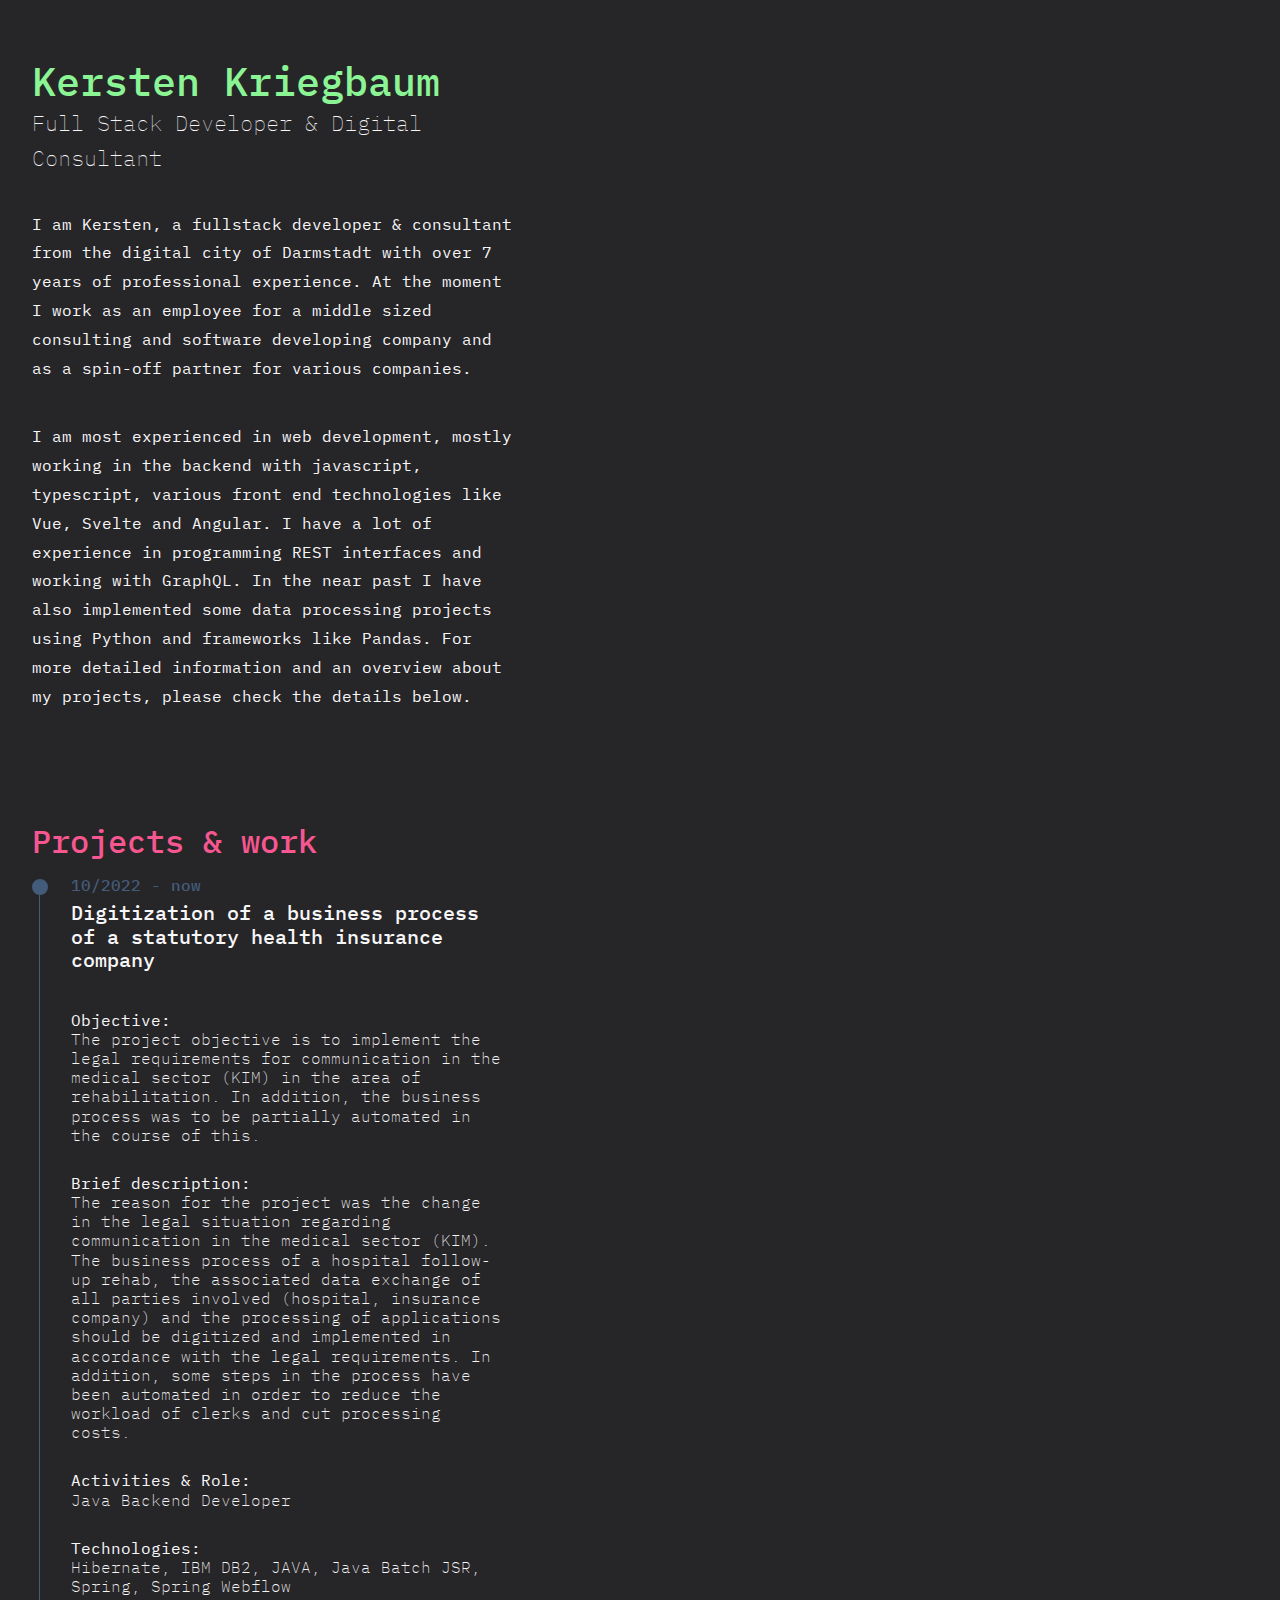
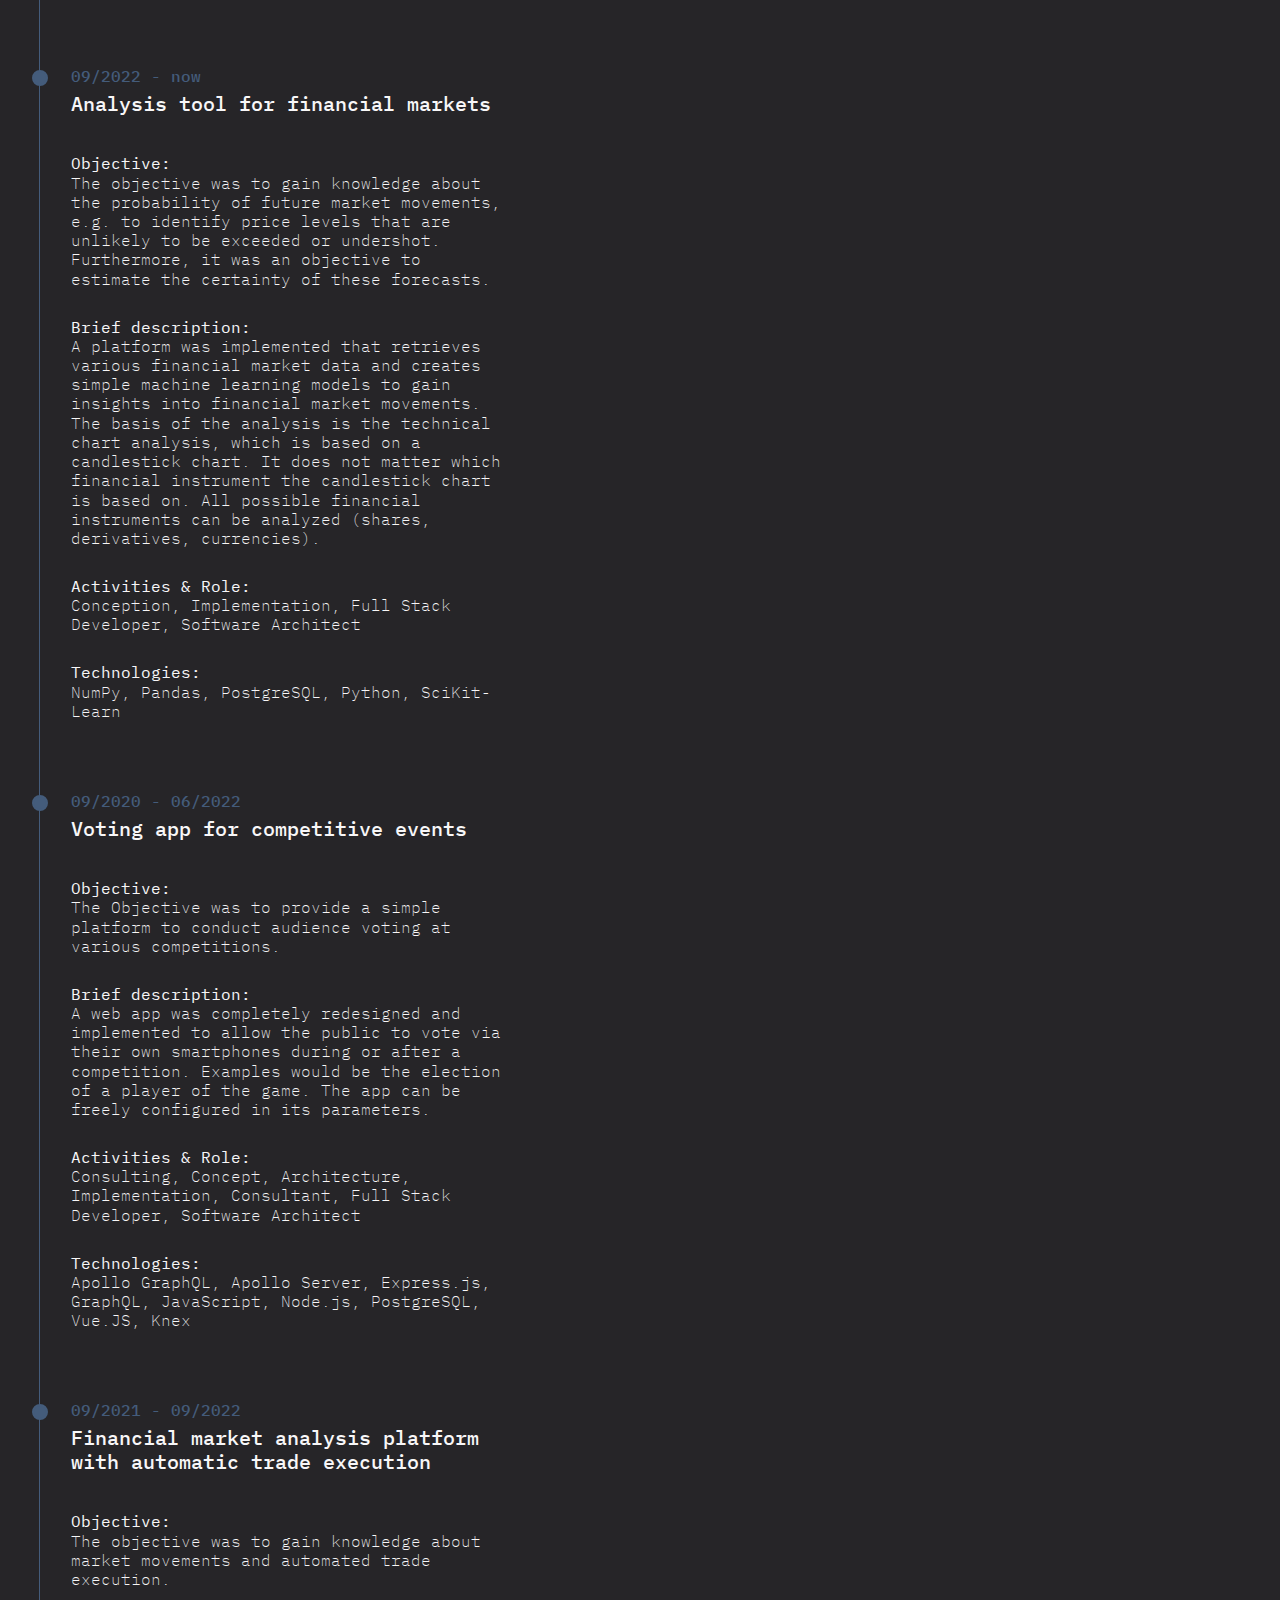
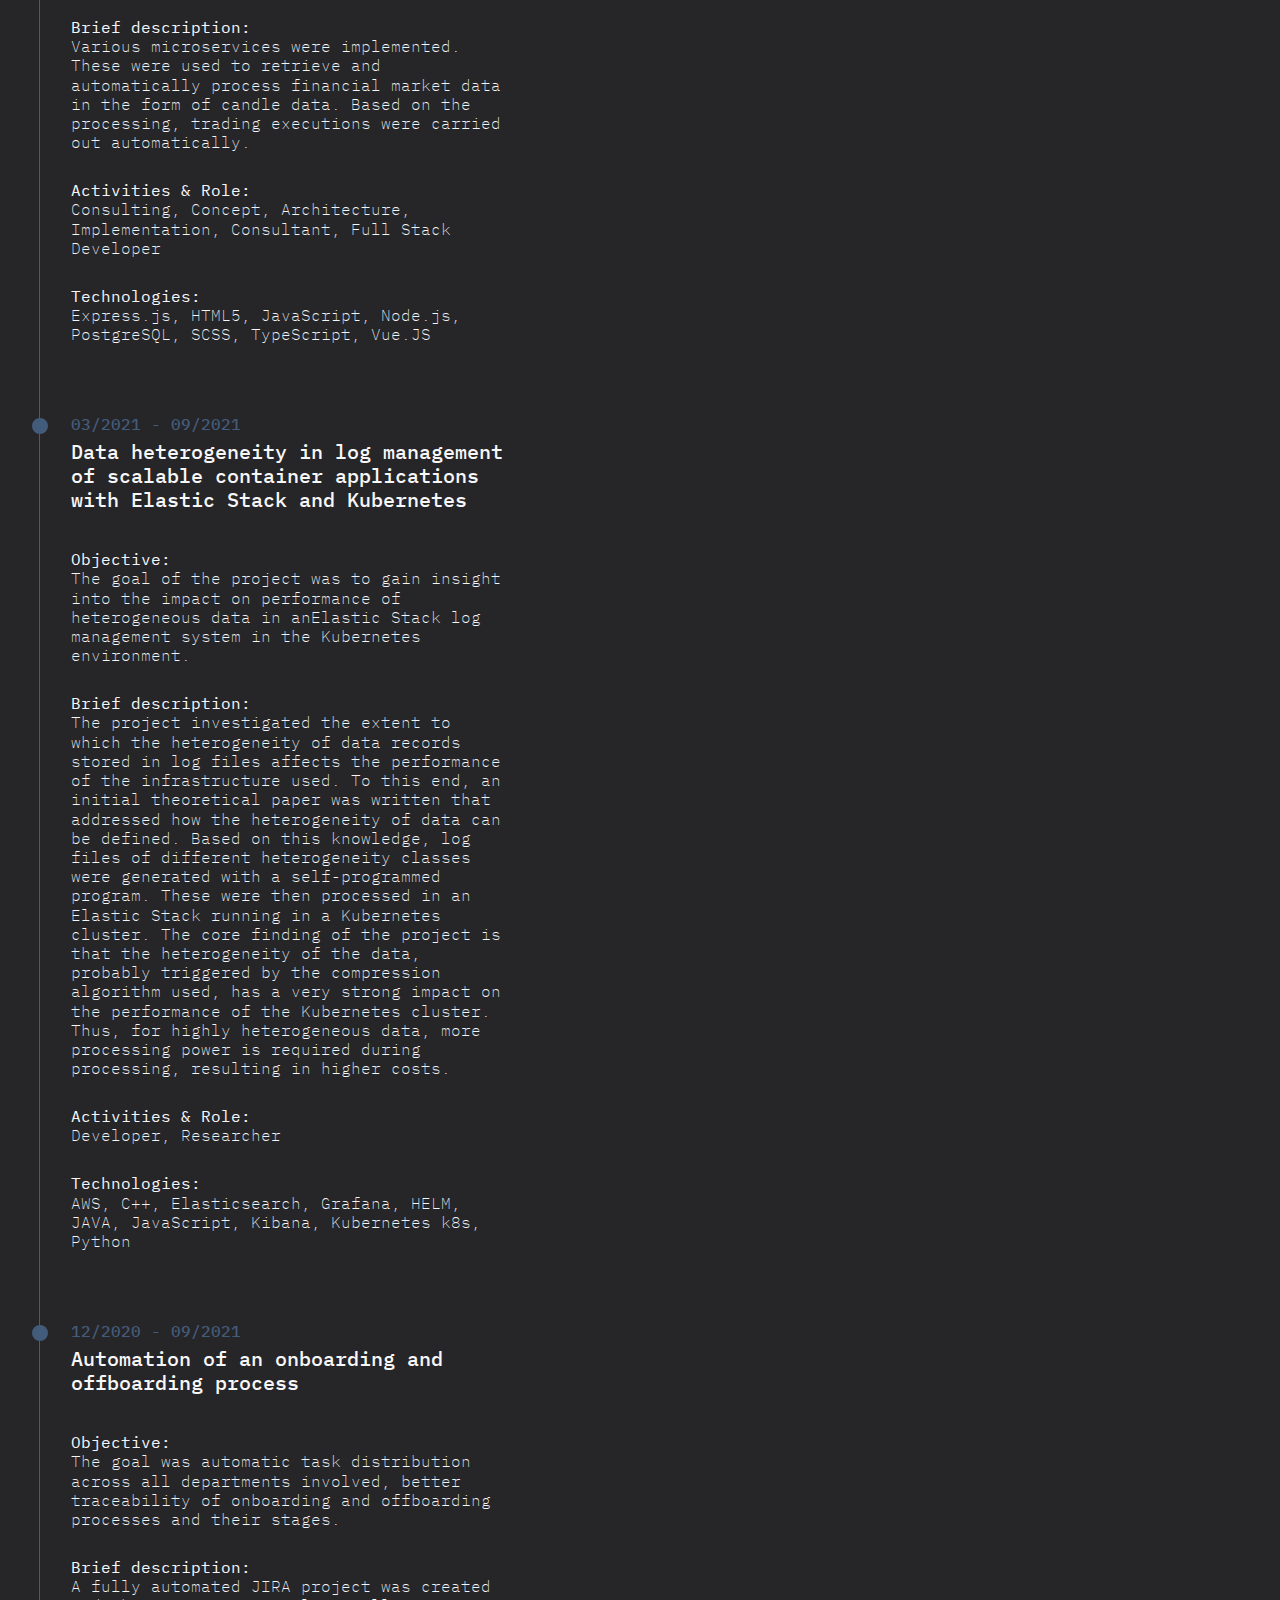
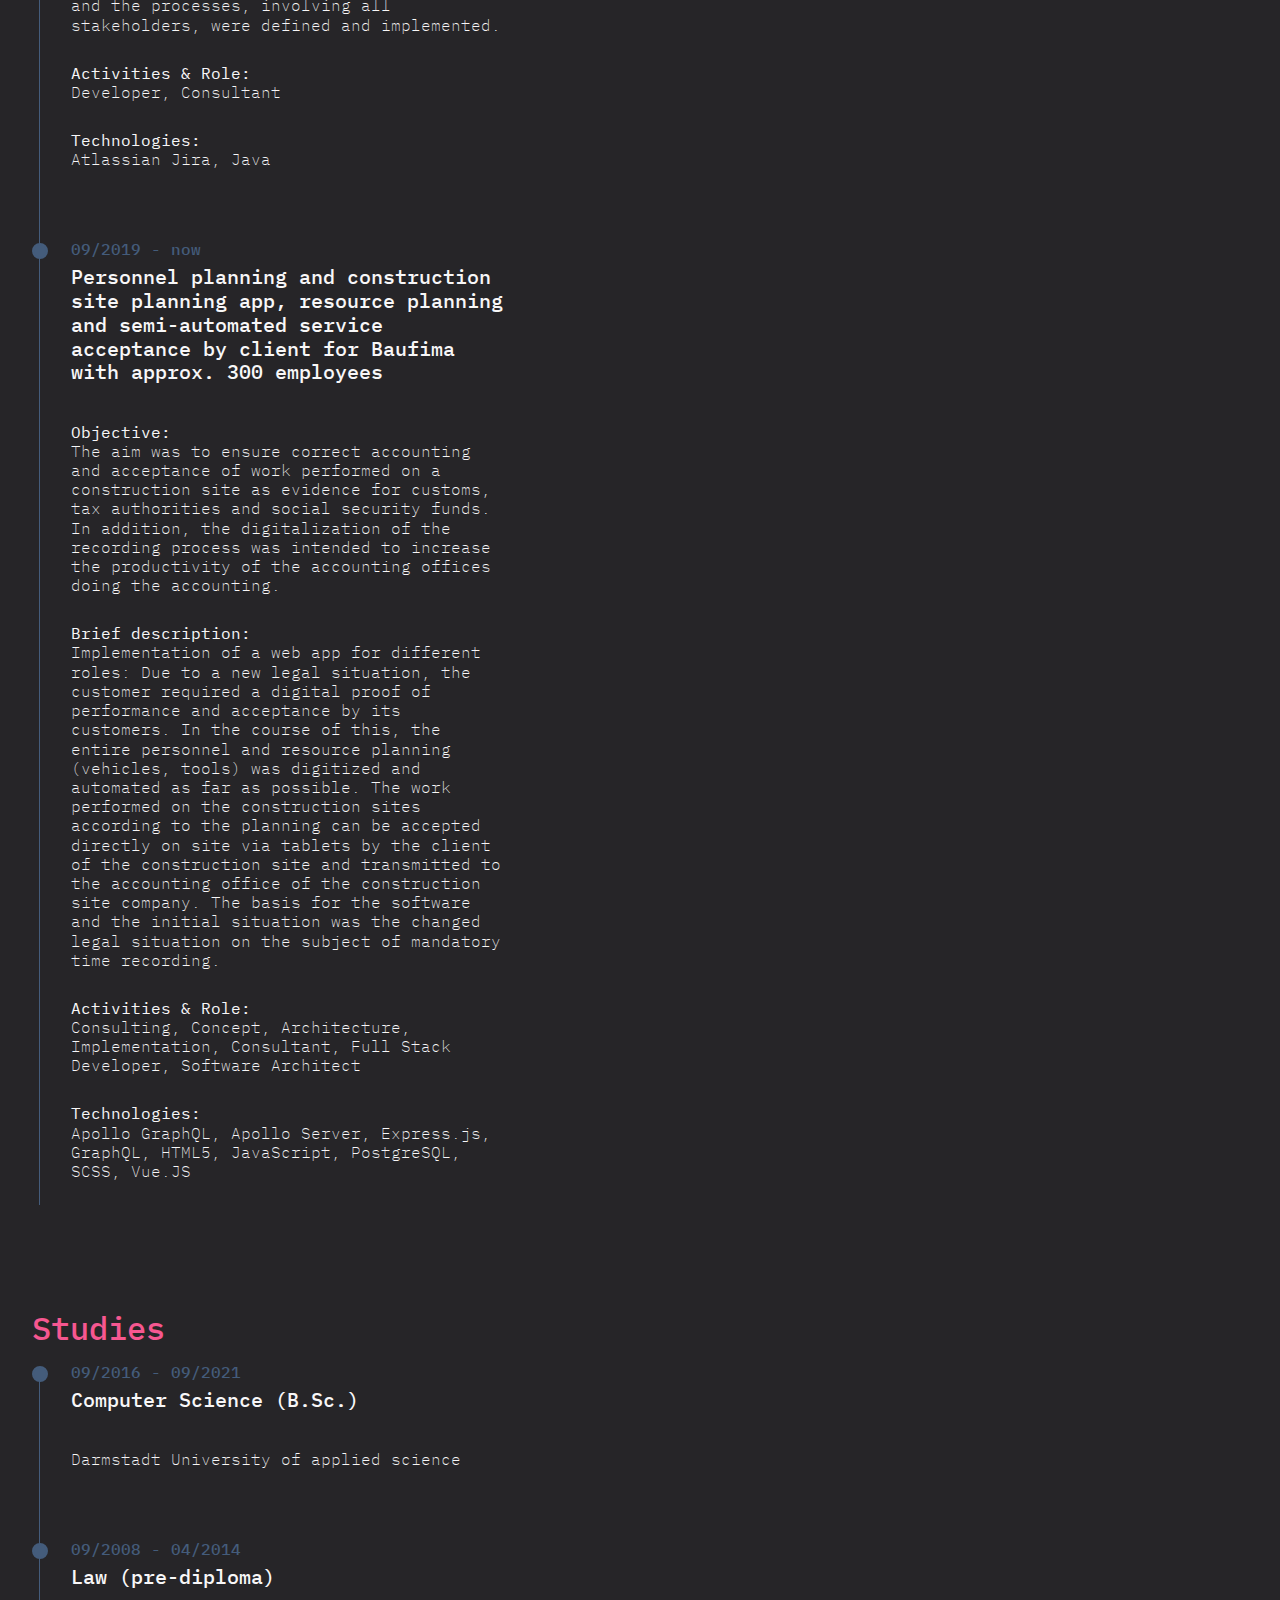
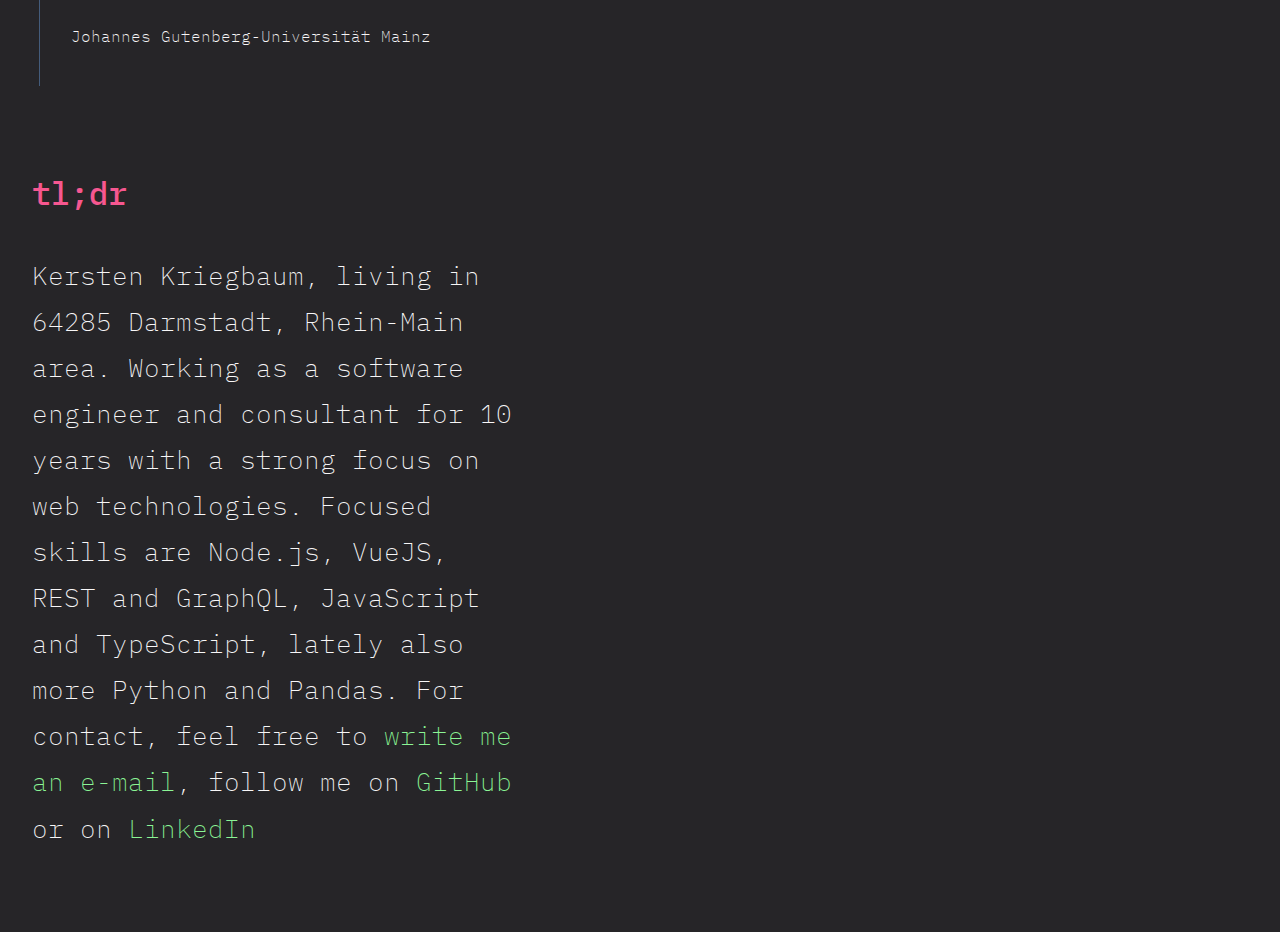
<file: index.html>
<!DOCTYPE html>
<html lang="en">
  <head>
    <!-- Basic Page Needs
  –––––––––––––––––––––––––––––––––––––––––––––––––– -->
    <meta charset="utf-8" />
    <title>
      BadMomber IT - Kersten Kriegbaum - Consultant - Full Stack Developer
    </title>
    <meta name="description" content="" />
    <meta name="author" content="" />

    <!-- Mobile Specific Metas
  –––––––––––––––––––––––––––––––––––––––––––––––––– -->
    <meta name="viewport" content="width=device-width, initial-scale=1" />

    <!-- JavaScript
  –––––––––––––––––––––––––––––––––––––––––––––––––– -->
    <script
      language="javascript"
      type="text/javascript"
      src="js/site.js"
    ></script>

    <!-- CSS
  –––––––––––––––––––––––––––––––––––––––––––––––––– -->
    <link rel="stylesheet" type="text/css" href="css/custom.css" />

    <!-- Favicon
  –––––––––––––––––––––––––––––––––––––––––––––––––– -->
    <link rel="icon" type="image/png" href="images/favicon.png" />
    <link
      rel="stylesheet"
      href="https://use.fontawesome.com/releases/v5.7.2/css/all.css"
      integrity="sha384-fnmOCqbTlWIlj8LyTjo7mOUStjsKC4pOpQbqyi7RrhN7udi9RwhKkMHpvLbHG9Sr"
      crossorigin="anonymous"
    />
  </head>

  <body>
    <!-- Primary Page Layout
  –––––––––––––––––––––––––––––––––––––––––––––––––– -->

    <div class="container-fluid" id="about">
      <div class="row">
        <div class="col-xl-5 col-lg-6 col-md-8 col-sm-12">
          <h1 class="two">
            Kersten Kriegbaum<br />
            <span class="smaller"
              >Full Stack Developer & Digital Consultant</span
            >
          </h1>
          <p class="rem10 weight400">
            I am Kersten, a fullstack developer & consultant from the digital
            city of Darmstadt with over 7 years of professional experience. At
            the moment I work as an employee for a middle sized consulting and
            software developing company and as a spin-off partner for various
            companies.
          </p>
          <p class="rem10 weight400">
            I am most experienced in web development, mostly working in the
            backend with javascript, typescript, various front end technologies
            like Vue, Svelte and Angular. I have a lot of experience in
            programming REST interfaces and working with GraphQL. In the near
            past I have also implemented some data processing projects using
            Python and frameworks like Pandas. For more detailed information and
            an overview about my projects, please check the details below.<!-- or
            download my resume. -->
          </p>
        </div>
      </div>
    </div>

    <div class="container-fluid">
      <div class="row">
        <div class="col-xl-5 col-lg-6 col-md-8 col-sm-12" id="projects">
          <h2>Projects & work</h2>
          <div class="timeline-block">
            <div class="marker"></div>
            <div class="timeline-content">
              <h3>
                <span class="time">10/2022 - now</span><br />Digitization of a
                business process of a statutory health insurance company
              </h3>
              <p>
                <b>Objective:</b><br />
                The project objective is to implement the legal requirements for
                communication in the medical sector (KIM) in the area of
                rehabilitation. In addition, the business process was to be
                partially automated in the course of this.
              </p>
              <p>
                <b>Brief description:</b><br />
                The reason for the project was the change in the legal situation
                regarding communication in the medical sector (KIM). The
                business process of a hospital follow-up rehab, the associated
                data exchange of all parties involved (hospital, insurance
                company) and the processing of applications should be digitized
                and implemented in accordance with the legal requirements. In
                addition, some steps in the process have been automated in order
                to reduce the workload of clerks and cut processing costs.
              </p>
              <p>
                <b>Activities & Role:</b><br />
                Java Backend Developer
              </p>
              <p>
                <b>Technologies:</b><br />
                Hibernate, IBM DB2, JAVA, Java Batch JSR, Spring, Spring Webflow
              </p>
            </div>
          </div>

          <div class="timeline-block">
            <div class="marker"></div>
            <div class="timeline-content">
              <h3>
                <span class="time">09/2022 - now</span><br />Analysis tool for
                financial markets
              </h3>
              <p>
                <b>Objective:</b><br />
                The objective was to gain knowledge about the probability of
                future market movements, e.g. to identify price levels that are
                unlikely to be exceeded or undershot. Furthermore, it was an
                objective to estimate the certainty of these forecasts.
              </p>
              <p>
                <b>Brief description:</b><br />
                A platform was implemented that retrieves various financial
                market data and creates simple machine learning models to gain
                insights into financial market movements. The basis of the
                analysis is the technical chart analysis, which is based on a
                candlestick chart. It does not matter which financial instrument
                the candlestick chart is based on. All possible financial
                instruments can be analyzed (shares, derivatives, currencies).
              </p>
              <p>
                <b>Activities & Role:</b><br />
                Conception, Implementation, Full Stack Developer, Software
                Architect
              </p>
              <p>
                <b>Technologies:</b><br />
                NumPy, Pandas, PostgreSQL, Python, SciKit-Learn
              </p>
            </div>
          </div>

          <div class="timeline-block">
            <div class="marker"></div>
            <div class="timeline-content">
              <h3>
                <span class="time">09/2020 - 06/2022</span><br />Voting app for
                competitive events
              </h3>
              <p>
                <b>Objective:</b><br />
                The Objective was to provide a simple platform to conduct
                audience voting at various competitions.
              </p>
              <p>
                <b>Brief description:</b><br />
                A web app was completely redesigned and implemented to allow the
                public to vote via their own smartphones during or after a
                competition. Examples would be the election of a player of the
                game. The app can be freely configured in its parameters.
              </p>
              <p>
                <b>Activities & Role:</b><br />
                Consulting, Concept, Architecture, Implementation, Consultant,
                Full Stack Developer, Software Architect
              </p>
              <p>
                <b>Technologies:</b><br />
                Apollo GraphQL, Apollo Server, Express.js, GraphQL, JavaScript,
                Node.js, PostgreSQL, Vue.JS, Knex
              </p>
            </div>
          </div>

          <div class="timeline-block">
            <div class="marker"></div>
            <div class="timeline-content">
              <h3>
                <span class="time">09/2021 - 09/2022</span><br />Financial
                market analysis platform with automatic trade execution
              </h3>
              <p>
                <b>Objective:</b><br />
                The objective was to gain knowledge about market movements and
                automated trade execution.
              </p>
              <p>
                <b>Brief description:</b><br />
                Various microservices were implemented. These were used to
                retrieve and automatically process financial market data in the
                form of candle data. Based on the processing, trading executions
                were carried out automatically.
              </p>
              <p>
                <b>Activities & Role:</b><br />
                Consulting, Concept, Architecture, Implementation, Consultant,
                Full Stack Developer
              </p>
              <p>
                <b>Technologies:</b><br />
                Express.js, HTML5, JavaScript, Node.js, PostgreSQL, SCSS,
                TypeScript, Vue.JS
              </p>
            </div>
          </div>

          <div class="timeline-block">
            <div class="marker"></div>
            <div class="timeline-content">
              <h3>
                <span class="time">03/2021 - 09/2021</span><br />Data
                heterogeneity in log management of scalable container
                applications with Elastic Stack and Kubernetes
              </h3>
              <p>
                <b>Objective:</b><br />
                The goal of the project was to gain insight into the impact on
                performance of heterogeneous data in anElastic Stack log
                management system in the Kubernetes environment.
              </p>
              <p>
                <b>Brief description:</b><br />
                The project investigated the extent to which the heterogeneity
                of data records stored in log files affects the performance of
                the infrastructure used. To this end, an initial theoretical
                paper was written that addressed how the heterogeneity of data
                can be defined. Based on this knowledge, log files of different
                heterogeneity classes were generated with a self-programmed
                program. These were then processed in an Elastic Stack running
                in a Kubernetes cluster. The core finding of the project is that
                the heterogeneity of the data, probably triggered by the
                compression algorithm used, has a very strong impact on the
                performance of the Kubernetes cluster. Thus, for highly
                heterogeneous data, more processing power is required during
                processing, resulting in higher costs.
              </p>
              <p>
                <b>Activities & Role:</b><br />
                Developer, Researcher
              </p>
              <p>
                <b>Technologies:</b><br />
                AWS, C++, Elasticsearch, Grafana, HELM, JAVA, JavaScript,
                Kibana, Kubernetes k8s, Python
              </p>
            </div>
          </div>

          <div class="timeline-block">
            <div class="marker"></div>
            <div class="timeline-content">
              <h3>
                <span class="time">12/2020 - 09/2021</span><br />Automation of
                an onboarding and offboarding process
              </h3>
              <p>
                <b>Objective:</b><br />
                The goal was automatic task distribution across all departments
                involved, better traceability of onboarding and offboarding
                processes and their stages.
              </p>
              <p>
                <b>Brief description:</b><br />
                A fully automated JIRA project was created and the processes,
                involving all stakeholders, were defined and implemented.
              </p>
              <p>
                <b>Activities & Role:</b><br />
                Developer, Consultant
              </p>
              <p>
                <b>Technologies:</b><br />
                Atlassian Jira, Java
              </p>
            </div>
          </div>

          <div class="timeline-block">
            <div class="marker"></div>
            <div class="timeline-content">
              <h3>
                <span class="time">09/2019 - now</span><br />Personnel planning
                and construction site planning app, resource planning and
                semi-automated service acceptance by client for Baufima with
                approx. 300 employees
              </h3>
              <p>
                <b>Objective:</b><br />
                The aim was to ensure correct accounting and acceptance of work
                performed on a construction site as evidence for customs, tax
                authorities and social security funds. In addition, the
                digitalization of the recording process was intended to increase
                the productivity of the accounting offices doing the accounting.
              </p>
              <p>
                <b>Brief description:</b><br />
                Implementation of a web app for different roles: Due to a new
                legal situation, the customer required a digital proof of
                performance and acceptance by its customers. In the course of
                this, the entire personnel and resource planning (vehicles,
                tools) was digitized and automated as far as possible. The work
                performed on the construction sites according to the planning
                can be accepted directly on site via tablets by the client of
                the construction site and transmitted to the accounting office
                of the construction site company. The basis for the software and
                the initial situation was the changed legal situation on the
                subject of mandatory time recording.
              </p>
              <p>
                <b>Activities & Role:</b><br />
                Consulting, Concept, Architecture, Implementation, Consultant,
                Full Stack Developer, Software Architect
              </p>
              <p>
                <b>Technologies:</b><br />
                Apollo GraphQL, Apollo Server, Express.js, GraphQL, HTML5,
                JavaScript, PostgreSQL, SCSS, Vue.JS
              </p>
            </div>
          </div>
        </div>
      </div>
    </div>

    <div class="container-fluid">
      <div class="row">
        <div class="col-xl-5 col-lg-6 col-md-8 col-sm-12" id="studies">
          <h2>Studies</h2>
          <div class="timeline-block">
            <div class="marker"></div>
            <div class="timeline-content">
              <h3>
                <span class="time">09/2016 - 09/2021</span><br />Computer
                Science (B.Sc.)
              </h3>
              <p>Darmstadt University of applied science</p>
            </div>
          </div>

          <div class="timeline-block">
            <div class="marker"></div>
            <div class="timeline-content">
              <h3>
                <span class="time">09/2008 - 04/2014</span><br />Law
                (pre-diploma)
              </h3>
              <p>Johannes Gutenberg-Universität Mainz</p>
            </div>
          </div>
        </div>
      </div>
    </div>

    <div class="container-fluid footer">
      <div class="row">
        <div class="col-xl-5 col-lg-6 col-md-8 col-sm-12">
          <h2>tl;dr</h2>
          <p>
            Kersten Kriegbaum, living in 64285 Darmstadt, Rhein-Main area.
            Working as a software engineer and consultant for
            <span id="xp">7</span> years with a strong focus on web
            technologies. Focused skills are Node.js, VueJS, REST and GraphQL,
            JavaScript and TypeScript, lately also more Python and Pandas. For
            contact, feel free to
            <a href="mailto:kersten@badmomber.com">write me an e-mail</a>,
            follow me on
            <a href="https://github.com/BadMomber" target="_blank">GitHub</a> or
            on
            <a
              href="https://www.linkedin.com/in/kersten-kriegbaum-382859152/"
              target="_blank"
              >LinkedIn</a
            >
          </p>
        </div>
      </div>
    </div>
    <!-- End Document
      –––––––––––––––––––––––––––––––––––––––––––––––––– -->
  </body>
</html>
</file>
<file: css/custom.css>
@charset "UTF-8";
@import 'bootstrap/bootstrap-reboot.min.css';
@import 'bootstrap/bootstrap-grid.min.css';
@import 'bootstrap/bootstrap.min.css';
/** COLORS **/
/* Keyframes
–––––––––––––––––––––––––––––––––––––––––––––––––– */
@-webkit-keyframes move-y {
  0% {
    color: #f8f7f8;
    opacity: 0.1;
  }
  50% {
    opacity: 1;
  }
  100% {
    color: #8bf595;
    opacity: 0.1;
  }
}
@keyframes move-y {
  0% {
    color: #f8f7f8;
    opacity: 0.1;
  }
  50% {
    opacity: 1;
  }
  100% {
    color: #8bf595;
    opacity: 0.1;
  }
}
@keyframes fadein {
  from {
    opacity: 0;
  }
  to {
    opacity: 1;
  }
}
/* Firefox < 16 */
/* Safari, Chrome and Opera > 12.1 */
@-webkit-keyframes fadein {
  from {
    opacity: 0;
  }
  to {
    opacity: 1;
  }
}
@-webkit-keyframes fadeInRight {
  0% {
    opacity: 0;
    left: 20%;
  }
  100% {
    opacity: 1;
    left: 0;
  }
}
@keyframes fadeInRight {
  0% {
    opacity: 0;
    left: 20%;
  }
  100% {
    opacity: 1;
    left: 0;
  }
}
/* Internet Explorer */
/* Opera < 12.1 */
/* Allgemein
–––––––––––––––––––––––––––––––––––––––––––––––––– */
/* ibm-plex-mono-100 - latin */
@font-face {
  font-display: swap; /* Check https://developer.mozilla.org/en-US/docs/Web/CSS/@font-face/font-display for other options. */
  font-family: "IBM Plex Mono";
  font-style: normal;
  font-weight: 100;
  src: url("../fonts/ibm-plex-mono-v15-latin-100.eot"); /* IE9 Compat Modes */
  src: url("../fonts/ibm-plex-mono-v15-latin-100.eot?#iefix") format("embedded-opentype"), url("../fonts/ibm-plex-mono-v15-latin-100.woff2") format("woff2"), url("../fonts/ibm-plex-mono-v15-latin-100.woff") format("woff"), url("../fonts/ibm-plex-mono-v15-latin-100.ttf") format("truetype"), url("../fonts/ibm-plex-mono-v15-latin-100.svg#IBMPlexMono") format("svg"); /* Legacy iOS */
}
/* ibm-plex-mono-100italic - latin */
@font-face {
  font-display: swap; /* Check https://developer.mozilla.org/en-US/docs/Web/CSS/@font-face/font-display for other options. */
  font-family: "IBM Plex Mono";
  font-style: italic;
  font-weight: 100;
  src: url("../fonts/ibm-plex-mono-v15-latin-100italic.eot"); /* IE9 Compat Modes */
  src: url("../fonts/ibm-plex-mono-v15-latin-100italic.eot?#iefix") format("embedded-opentype"), url("../fonts/ibm-plex-mono-v15-latin-100italic.woff2") format("woff2"), url("../fonts/ibm-plex-mono-v15-latin-100italic.woff") format("woff"), url("../fonts/ibm-plex-mono-v15-latin-100italic.ttf") format("truetype"), url("../fonts/ibm-plex-mono-v15-latin-100italic.svg#IBMPlexMono") format("svg"); /* Legacy iOS */
}
/* ibm-plex-mono-200 - latin */
@font-face {
  font-display: swap; /* Check https://developer.mozilla.org/en-US/docs/Web/CSS/@font-face/font-display for other options. */
  font-family: "IBM Plex Mono";
  font-style: normal;
  font-weight: 200;
  src: url("../fonts/ibm-plex-mono-v15-latin-200.eot"); /* IE9 Compat Modes */
  src: url("../fonts/ibm-plex-mono-v15-latin-200.eot?#iefix") format("embedded-opentype"), url("../fonts/ibm-plex-mono-v15-latin-200.woff2") format("woff2"), url("../fonts/ibm-plex-mono-v15-latin-200.woff") format("woff"), url("../fonts/ibm-plex-mono-v15-latin-200.ttf") format("truetype"), url("../fonts/ibm-plex-mono-v15-latin-200.svg#IBMPlexMono") format("svg"); /* Legacy iOS */
}
/* ibm-plex-mono-200italic - latin */
@font-face {
  font-display: swap; /* Check https://developer.mozilla.org/en-US/docs/Web/CSS/@font-face/font-display for other options. */
  font-family: "IBM Plex Mono";
  font-style: italic;
  font-weight: 200;
  src: url("../fonts/ibm-plex-mono-v15-latin-200italic.eot"); /* IE9 Compat Modes */
  src: url("../fonts/ibm-plex-mono-v15-latin-200italic.eot?#iefix") format("embedded-opentype"), url("../fonts/ibm-plex-mono-v15-latin-200italic.woff2") format("woff2"), url("../fonts/ibm-plex-mono-v15-latin-200italic.woff") format("woff"), url("../fonts/ibm-plex-mono-v15-latin-200italic.ttf") format("truetype"), url("../fonts/ibm-plex-mono-v15-latin-200italic.svg#IBMPlexMono") format("svg"); /* Legacy iOS */
}
/* ibm-plex-mono-300 - latin */
@font-face {
  font-display: swap; /* Check https://developer.mozilla.org/en-US/docs/Web/CSS/@font-face/font-display for other options. */
  font-family: "IBM Plex Mono";
  font-style: normal;
  font-weight: 300;
  src: url("../fonts/ibm-plex-mono-v15-latin-300.eot"); /* IE9 Compat Modes */
  src: url("../fonts/ibm-plex-mono-v15-latin-300.eot?#iefix") format("embedded-opentype"), url("../fonts/ibm-plex-mono-v15-latin-300.woff2") format("woff2"), url("../fonts/ibm-plex-mono-v15-latin-300.woff") format("woff"), url("../fonts/ibm-plex-mono-v15-latin-300.ttf") format("truetype"), url("../fonts/ibm-plex-mono-v15-latin-300.svg#IBMPlexMono") format("svg"); /* Legacy iOS */
}
/* ibm-plex-mono-300italic - latin */
@font-face {
  font-display: swap; /* Check https://developer.mozilla.org/en-US/docs/Web/CSS/@font-face/font-display for other options. */
  font-family: "IBM Plex Mono";
  font-style: italic;
  font-weight: 300;
  src: url("../fonts/ibm-plex-mono-v15-latin-300italic.eot"); /* IE9 Compat Modes */
  src: url("../fonts/ibm-plex-mono-v15-latin-300italic.eot?#iefix") format("embedded-opentype"), url("../fonts/ibm-plex-mono-v15-latin-300italic.woff2") format("woff2"), url("../fonts/ibm-plex-mono-v15-latin-300italic.woff") format("woff"), url("../fonts/ibm-plex-mono-v15-latin-300italic.ttf") format("truetype"), url("../fonts/ibm-plex-mono-v15-latin-300italic.svg#IBMPlexMono") format("svg"); /* Legacy iOS */
}
/* ibm-plex-mono-regular - latin */
@font-face {
  font-display: swap; /* Check https://developer.mozilla.org/en-US/docs/Web/CSS/@font-face/font-display for other options. */
  font-family: "IBM Plex Mono";
  font-style: normal;
  font-weight: 400;
  src: url("../fonts/ibm-plex-mono-v15-latin-regular.eot"); /* IE9 Compat Modes */
  src: url("../fonts/ibm-plex-mono-v15-latin-regular.eot?#iefix") format("embedded-opentype"), url("../fonts/ibm-plex-mono-v15-latin-regular.woff2") format("woff2"), url("../fonts/ibm-plex-mono-v15-latin-regular.woff") format("woff"), url("../fonts/ibm-plex-mono-v15-latin-regular.ttf") format("truetype"), url("../fonts/ibm-plex-mono-v15-latin-regular.svg#IBMPlexMono") format("svg"); /* Legacy iOS */
}
/* ibm-plex-mono-italic - latin */
@font-face {
  font-display: swap; /* Check https://developer.mozilla.org/en-US/docs/Web/CSS/@font-face/font-display for other options. */
  font-family: "IBM Plex Mono";
  font-style: italic;
  font-weight: 400;
  src: url("../fonts/ibm-plex-mono-v15-latin-italic.eot"); /* IE9 Compat Modes */
  src: url("../fonts/ibm-plex-mono-v15-latin-italic.eot?#iefix") format("embedded-opentype"), url("../fonts/ibm-plex-mono-v15-latin-italic.woff2") format("woff2"), url("../fonts/ibm-plex-mono-v15-latin-italic.woff") format("woff"), url("../fonts/ibm-plex-mono-v15-latin-italic.ttf") format("truetype"), url("../fonts/ibm-plex-mono-v15-latin-italic.svg#IBMPlexMono") format("svg"); /* Legacy iOS */
}
/* ibm-plex-mono-500 - latin */
@font-face {
  font-display: swap; /* Check https://developer.mozilla.org/en-US/docs/Web/CSS/@font-face/font-display for other options. */
  font-family: "IBM Plex Mono";
  font-style: normal;
  font-weight: 500;
  src: url("../fonts/ibm-plex-mono-v15-latin-500.eot"); /* IE9 Compat Modes */
  src: url("../fonts/ibm-plex-mono-v15-latin-500.eot?#iefix") format("embedded-opentype"), url("../fonts/ibm-plex-mono-v15-latin-500.woff2") format("woff2"), url("../fonts/ibm-plex-mono-v15-latin-500.woff") format("woff"), url("../fonts/ibm-plex-mono-v15-latin-500.ttf") format("truetype"), url("../fonts/ibm-plex-mono-v15-latin-500.svg#IBMPlexMono") format("svg"); /* Legacy iOS */
}
/* ibm-plex-mono-500italic - latin */
@font-face {
  font-display: swap; /* Check https://developer.mozilla.org/en-US/docs/Web/CSS/@font-face/font-display for other options. */
  font-family: "IBM Plex Mono";
  font-style: italic;
  font-weight: 500;
  src: url("../fonts/ibm-plex-mono-v15-latin-500italic.eot"); /* IE9 Compat Modes */
  src: url("../fonts/ibm-plex-mono-v15-latin-500italic.eot?#iefix") format("embedded-opentype"), url("../fonts/ibm-plex-mono-v15-latin-500italic.woff2") format("woff2"), url("../fonts/ibm-plex-mono-v15-latin-500italic.woff") format("woff"), url("../fonts/ibm-plex-mono-v15-latin-500italic.ttf") format("truetype"), url("../fonts/ibm-plex-mono-v15-latin-500italic.svg#IBMPlexMono") format("svg"); /* Legacy iOS */
}
/* ibm-plex-mono-600 - latin */
@font-face {
  font-display: swap; /* Check https://developer.mozilla.org/en-US/docs/Web/CSS/@font-face/font-display for other options. */
  font-family: "IBM Plex Mono";
  font-style: normal;
  font-weight: 600;
  src: url("../fonts/ibm-plex-mono-v15-latin-600.eot"); /* IE9 Compat Modes */
  src: url("../fonts/ibm-plex-mono-v15-latin-600.eot?#iefix") format("embedded-opentype"), url("../fonts/ibm-plex-mono-v15-latin-600.woff2") format("woff2"), url("../fonts/ibm-plex-mono-v15-latin-600.woff") format("woff"), url("../fonts/ibm-plex-mono-v15-latin-600.ttf") format("truetype"), url("../fonts/ibm-plex-mono-v15-latin-600.svg#IBMPlexMono") format("svg"); /* Legacy iOS */
}
/* ibm-plex-mono-600italic - latin */
@font-face {
  font-display: swap; /* Check https://developer.mozilla.org/en-US/docs/Web/CSS/@font-face/font-display for other options. */
  font-family: "IBM Plex Mono";
  font-style: italic;
  font-weight: 600;
  src: url("../fonts/ibm-plex-mono-v15-latin-600italic.eot"); /* IE9 Compat Modes */
  src: url("../fonts/ibm-plex-mono-v15-latin-600italic.eot?#iefix") format("embedded-opentype"), url("../fonts/ibm-plex-mono-v15-latin-600italic.woff2") format("woff2"), url("../fonts/ibm-plex-mono-v15-latin-600italic.woff") format("woff"), url("../fonts/ibm-plex-mono-v15-latin-600italic.ttf") format("truetype"), url("../fonts/ibm-plex-mono-v15-latin-600italic.svg#IBMPlexMono") format("svg"); /* Legacy iOS */
}
/* ibm-plex-mono-700 - latin */
@font-face {
  font-display: swap; /* Check https://developer.mozilla.org/en-US/docs/Web/CSS/@font-face/font-display for other options. */
  font-family: "IBM Plex Mono";
  font-style: normal;
  font-weight: 700;
  src: url("../fonts/ibm-plex-mono-v15-latin-700.eot"); /* IE9 Compat Modes */
  src: url("../fonts/ibm-plex-mono-v15-latin-700.eot?#iefix") format("embedded-opentype"), url("../fonts/ibm-plex-mono-v15-latin-700.woff2") format("woff2"), url("../fonts/ibm-plex-mono-v15-latin-700.woff") format("woff"), url("../fonts/ibm-plex-mono-v15-latin-700.ttf") format("truetype"), url("../fonts/ibm-plex-mono-v15-latin-700.svg#IBMPlexMono") format("svg"); /* Legacy iOS */
}
/* ibm-plex-mono-700italic - latin */
@font-face {
  font-display: swap; /* Check https://developer.mozilla.org/en-US/docs/Web/CSS/@font-face/font-display for other options. */
  font-family: "IBM Plex Mono";
  font-style: italic;
  font-weight: 700;
  src: url("../fonts/ibm-plex-mono-v15-latin-700italic.eot"); /* IE9 Compat Modes */
  src: url("../fonts/ibm-plex-mono-v15-latin-700italic.eot?#iefix") format("embedded-opentype"), url("../fonts/ibm-plex-mono-v15-latin-700italic.woff2") format("woff2"), url("../fonts/ibm-plex-mono-v15-latin-700italic.woff") format("woff"), url("../fonts/ibm-plex-mono-v15-latin-700italic.ttf") format("truetype"), url("../fonts/ibm-plex-mono-v15-latin-700italic.svg#IBMPlexMono") format("svg"); /* Legacy iOS */
}
/* Allgemein
–––––––––––––––––––––––––––––––––––––––––––––––––– */
body,
* {
  font-family: IBM Plex Mono, -apple-system, "Segoe UI", Roboto, Helvetica, Arial, sans-serif, "Apple Color Emoji", "Segoe UI Emoji", "Segoe UI Symbol";
  -webkit-font-smoothing: antialiased;
  -moz-osx-font-smoothing: grayscale;
}

body {
  font-size: 1.6rem;
  font-weight: 200;
  color: #d3cbbd;
  background-color: #262528;
}

h1,
h2,
h3,
h4,
h5,
h6 {
  color: #f65790;
  text-align: left;
}
h1:first-child,
h2:first-child,
h3:first-child,
h4:first-child,
h5:first-child,
h6:first-child {
  margin-top: 0 !important;
}

h3,
h4,
h5,
h6 {
  color: #f8f7f8;
  text-align: left;
}
h3:first-child,
h4:first-child,
h5:first-child,
h6:first-child {
  margin-top: 0 !important;
}

h1 {
  margin-top: 4rem;
  line-height: 2.2rem;
}

h2 {
  margin-top: 3.2rem;
}

h3 {
  margin-top: 2.8rem;
}

h4 {
  margin-top: 2.5rem;
}

h5 {
  margin-top: 2rem;
}

h6 {
  margin-top: 1.5rem;
}

h1 > .smaller {
  font-size: 1.4rem;
  font-weight: 100;
  color: #f8f7f8;
  margin-top: 1rem;
  line-height: 1rem;
}

p {
  color: #f8f7f8;
  text-align: left;
  margin-top: 2.5rem;
  line-height: 1.8;
  letter-spacing: 0.05;
}

a {
  color: #8bf595;
  transition: 0.4s;
}
a:hover {
  color: #8bf595;
  transition: 0.2s;
  text-decoration: none;
  border-bottom: 2px solid #8bf595;
}

table,
form {
  margin-top: 2.5rem;
}

tr {
  margin: 1rem 0;
}

td {
  vertical-align: middle;
  width: 50%;
  text-align: left;
  padding-bottom: 2rem;
  padding-top: 2rem;
}
td:first-child {
  text-align: right;
  padding-right: 2rem;
}
td:last-child {
  padding-left: 2rem;
  border-left: 1px solid #f8f7f8;
}

/* Color classes
–––––––––––––––––––––––––––––––––––––––––––––––––– */
.one {
  color: #f8f7f8;
}

.two {
  color: #8bf595;
}

.three {
  color: #f65790;
}

.four {
  color: #262528;
}

/* Font sizes
–––––––––––––––––––––––––––––––––––––––––––––––––– */
.rem10 {
  font-size: 1rem;
}

.rem12 {
  font-size: 1.2rem;
}

.rem14 {
  font-size: 1.4rem;
}

.rem16 {
  font-size: 1.6rem;
}

.rem18 {
  font-size: 1.8rem;
}

.rem20 {
  font-size: 2rem;
}

.rem22 {
  font-size: 2.2rem;
}

.rem24 {
  font-size: 2.4rem;
}

.rem26 {
  font-size: 2.6rem;
}

.rem28 {
  font-size: 2.4rem;
}

.rem30 {
  font-size: 3rem;
}

.weight400 {
  font-weight: 400;
}

/* Personal
–––––––––––––––––––––––––––––––––––––––––––––––––– */
/* Projects
–––––––––––––––––––––––––––––––––––––––––––––––––– */
#projects {
  margin-bottom: 0;
  padding-bottom: 0;
}

/* About
–––––––––––––––––––––––––––––––––––––––––––––––––– */
.pure-button {
  text-align: center;
}

.fuller-button {
  width: 100%;
  color: #f65790;
  background: none;
  border-radius: 0;
  padding: 1.2em 5em;
  letter-spacing: 0.35em;
  font-size: 0.7em;
  transition: background-color 0.3s, box-shadow 0.3s, color 0.3s;
}
.fuller-button:hover {
  cursor: pointer;
}

.about {
  padding: 0;
  text-align: center;
  color: #f8f7f8;
  background: #262528;
}

.container,
.container-fluid {
  padding: 4rem 2rem;
}

.container-fluid + .container-fluid {
  padding: 0rem 2rem 2rem 2rem;
}

.banner {
  position: relative;
  top: 0;
  right: 0;
  left: 0;
  height: 100vh;
  background-image: url("../images/banner/__space.jpeg");
  background-repeat: no-repeat;
  background-attachment: fixed;
  background-position: center;
  background-size: cover;
}
.banner .banner-overlay {
  position: absolute;
  z-index: 100;
  top: 0;
  right: 0;
  bottom: 0;
  left: 0;
  background-color: rgba(0, 0, 0, 0.9);
}
.banner h1 {
  font-size: 5rem;
  font-weight: 600;
  position: absolute;
  top: 50%;
  left: 50%;
  transform: translate(-50%, -50%);
  z-index: 200;
  text-align: center;
  text-transform: none;
}
.banner h1 span {
  font-weight: 300;
  color: #f8f7f8;
  font-size: 1.8rem;
  text-transform: none;
}
.banner #scroll-down {
  position: absolute;
  bottom: 10%;
  left: 50%;
  transform: translateX(-50%);
  z-index: 999;
  opacity: 0;
  -webkit-animation-name: move-y;
          animation-name: move-y;
  -webkit-animation-duration: 4s;
          animation-duration: 4s;
  -webkit-animation-iteration-count: infinite;
          animation-iteration-count: infinite;
}
.banner #scroll-down:hover {
  cursor: pointer;
  color: #f65790;
}

.block-project {
  border-left: 1px solid;
  border-color: #445c7b;
  padding-left: 4rem;
}

.block-project::after {
  content: "";
  position: absolute;
  width: 24px;
  height: 24px;
  left: -12px;
  background-color: #445c7b;
  top: 0px;
  border-radius: 50%;
  z-index: 1;
}

/* Timeline
–––––––––––––––––––––––––––––––––––––––––––––––––– */
.timeline-block {
  display: flex;
  justify-content: space-between;
  clear: both;
}

.timeline-block-left {
  float: left;
  direction: rtl;
}

.marker {
  width: 16px;
  height: 16px;
  border-radius: 50%;
  border: 2px solid #445c7b;
  background: #445c7b;
  margin-top: 10px;
  z-index: 9999;
}

.timeline-content {
  width: 95%;
  padding: 0 15px;
  color: #445c7b;
}

.timeline-content h3 {
  font-size: 1.24rem;
}

.timeline-content h3 + p:first-of-type {
  margin-top: 2.4rem;
}

.timeline-content h3 > .time {
  line-height: 2rem;
}

.timeline-content p {
  font-size: 1rem;
  line-height: 1.2rem;
  margin-top: 1.8rem;
  color: #f8f7f8;
}

.timeline-content p:last-of-type {
  margin-bottom: 4rem;
}

#studies:before,
#projects:before {
  content: "";
  position: absolute;
  top: 0;
  left: 23px;
  top: 4rem;
  margin-left: -1px;
  width: 1px;
  height: 98%;
  background: #445c7b;
  z-index: 1;
}

#studies:before {
  height: 78%;
}

.time {
  font-size: 1rem;
  color: #445c7b;
}

@media screen and (max-width: 768px) {
  .container:before {
    left: 8px;
    width: 2px;
  }
  .timeline-block {
    width: 100%;
    margin-bottom: 30px;
  }
  .timeline-block-right {
    float: none;
  }
  .timeline-block-left {
    float: none;
    direction: ltr;
  }
}
/* Bootstrap customizing
–––––––––––––––––––––––––––––––––––––––––––––––––– */
.row {
  margin-bottom: 2rem;
}

@media (max-width: 768px) {
  h1,
.banner h1 {
    font-size: 3rem;
  }
  h1 span,
.banner h1 span {
    font-size: 1.2rem;
  }
  h2 {
    font-size: 2rem;
  }
  p {
    font-size: 1.2rem;
  }
  table,
tbody,
tr,
td {
    font-size: 1.2rem;
  }
  .container,
.container-fluid {
    padding: 2rem 2rem;
  }
  .fuller-button {
    padding: 1.2rem 2rem;
  }
  .client {
    margin-top: 2rem;
  }
  .client:first-child {
    margin-top: 0;
  }
  .overlay nav {
    font-size: 2.6rem;
  }
}
@media (max-width: 420px) {
  h1,
.banner h1 {
    font-size: 3rem;
  }
  h1 span,
.banner h1 span {
    font-size: 1.2rem;
  }
  h2 {
    font-size: 2rem;
  }
  p {
    font-size: 1.2rem;
  }
  table,
tbody,
tr,
td {
    font-size: 1.2rem;
  }
  td {
    display: block;
    width: 100%;
  }
  td:first-child {
    border-bottom: 1px solid #f8f7f8;
  }
  .container,
.container-fluid {
    padding: 2rem 2rem;
  }
  .fuller-button {
    padding: 1.2rem 2rem;
  }
  .client {
    margin-top: 2rem;
  }
  .client:first-child {
    margin-top: 0;
  }
  .overlay nav {
    font-size: 2rem;
  }
}/*# sourceMappingURL=custom.css.map */
</file>
